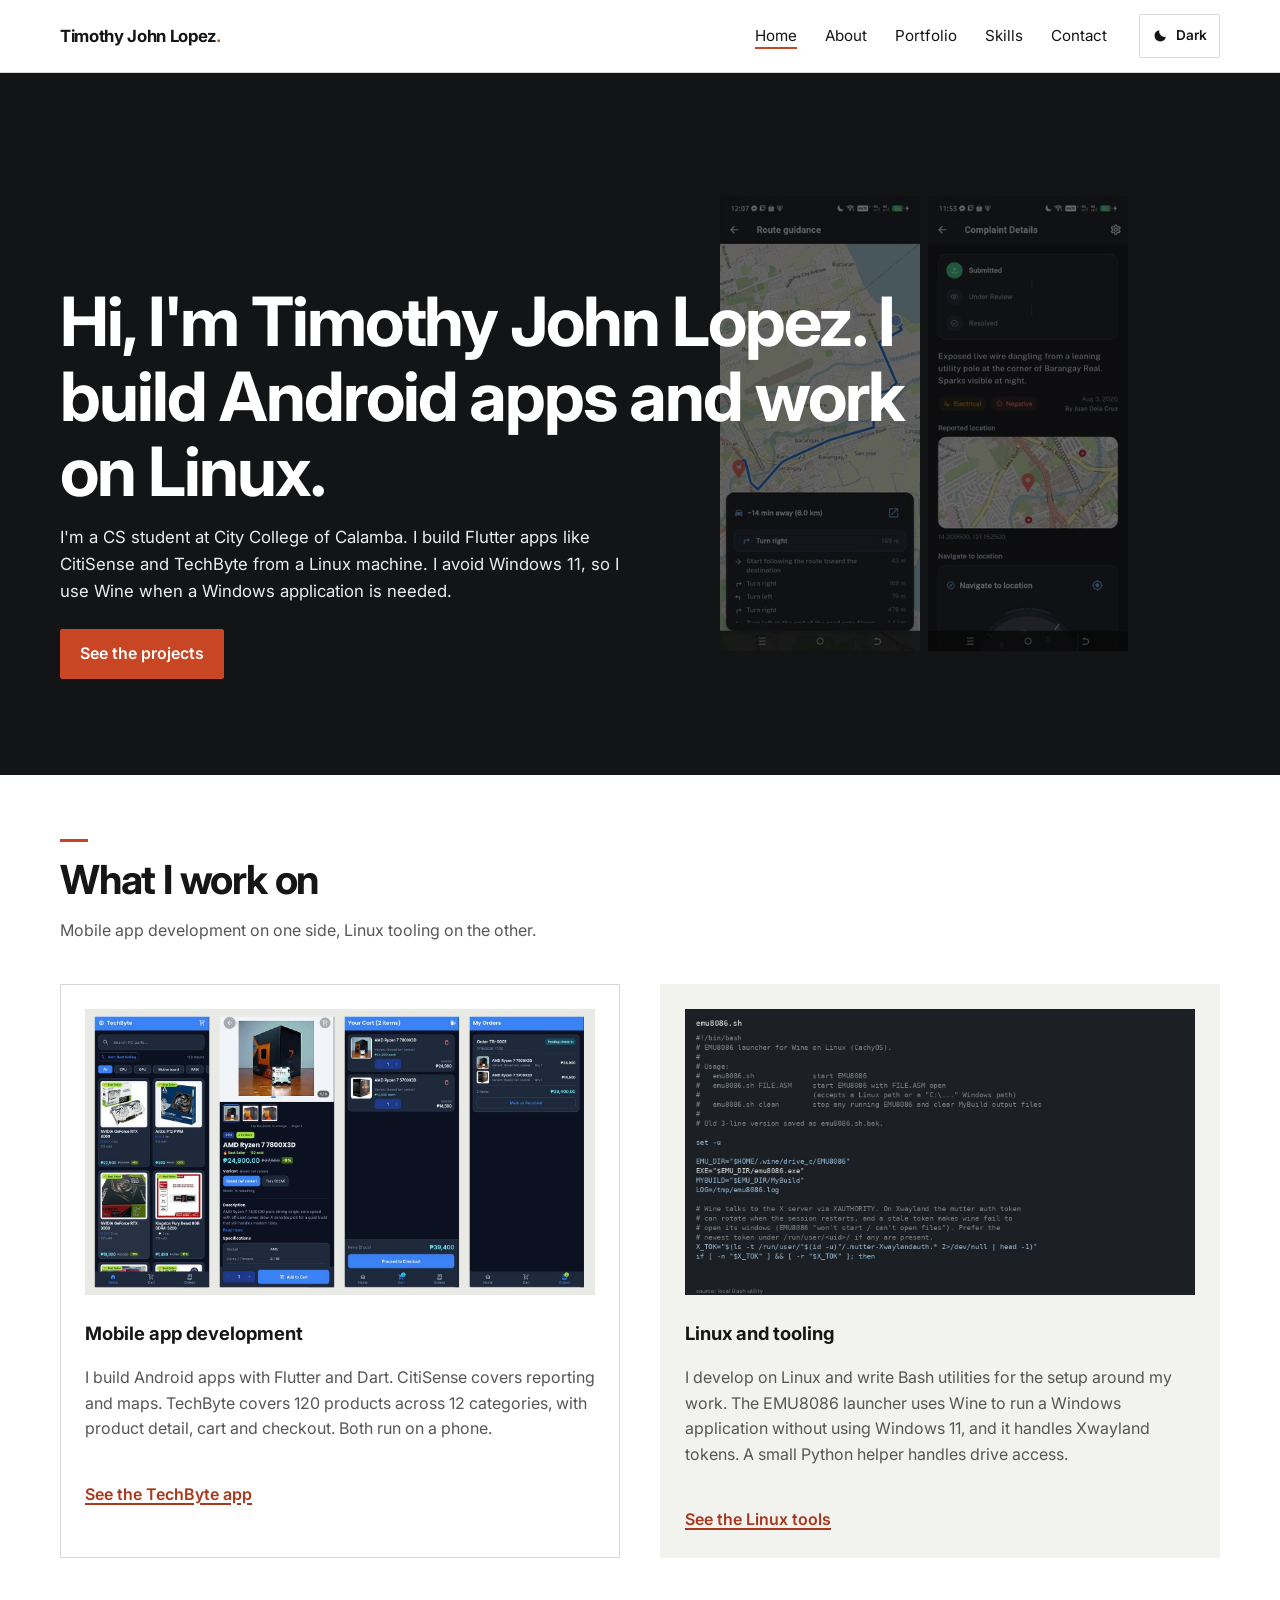
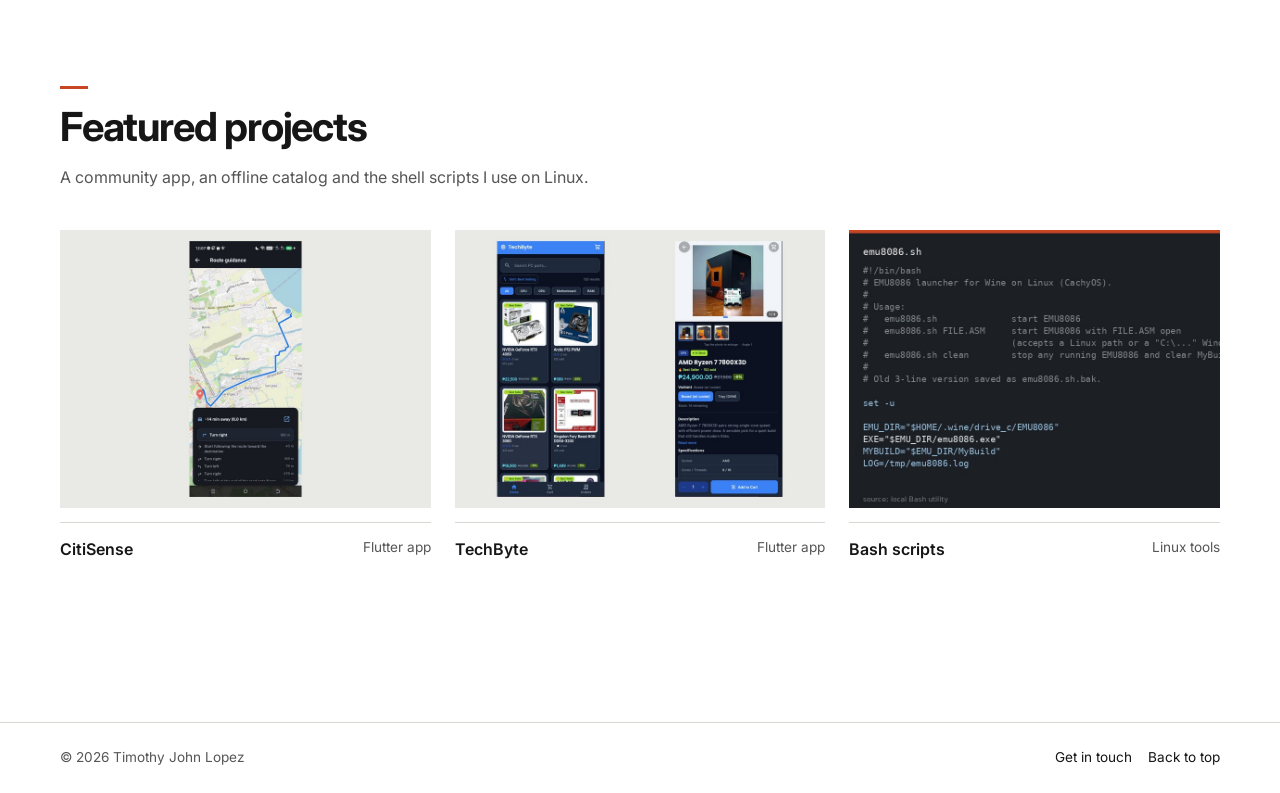
<file: index.html>
<!doctype html>
<html lang="en">
<head>
  <meta charset="utf-8">
  <meta name="viewport" content="width=device-width, initial-scale=1">
  <title>Home | Timothy John Lopez, Computer Science Student</title>
  <meta name="description" content="Timothy John Lopez builds Android apps with Flutter and works on Linux. See CitiSense, TechByte and shell tooling.">
  <link rel="preconnect" href="https://fonts.googleapis.com">
  <link rel="preconnect" href="https://fonts.gstatic.com" crossorigin>
  <link href="https://fonts.googleapis.com/css2?family=Inter:wght@400;500;600;700&display=swap" rel="stylesheet">
  <link rel="stylesheet" href="style.css">
  <script>
    try {
      if (localStorage.getItem("portfolio-theme") === "dark") {
        document.documentElement.dataset.theme = "dark";
      }
    } catch (error) {}
  </script>
  <script src="script.js" defer></script>
</head>
<body id="top">
  <a class="skip-link" href="#main">Skip to content</a>
  <header class="site-header">
    <div class="container nav-inner">
      <a class="logo" href="index.html">Timothy John Lopez<span class="logo-dot">.</span></a>
      <nav class="primary-nav" id="primary-nav" aria-label="Primary navigation">
        <ul>
          <li><a href="index.html" aria-current="page">Home</a></li>
          <li><a href="about.html">About</a></li>
          <li><a href="portfolio.html">Portfolio</a></li>
          <li><a href="skills.html">Skills</a></li>
          <li><a href="contact.html">Contact</a></li>
        </ul>
      </nav>
      <button class="theme-toggle" id="theme-toggle" type="button" aria-pressed="false" aria-label="Switch to dark theme" title="Switch to dark theme">
        <svg class="theme-toggle__moon" viewBox="0 0 24 24" aria-hidden="true"><path d="M20.7 13.2A8.5 8.5 0 0 1 10.8 3.3a8.5 8.5 0 1 0 9.9 9.9z"/></svg>
        <svg class="theme-toggle__sun" viewBox="0 0 24 24" aria-hidden="true"><circle cx="12" cy="12" r="4"/><path d="M12 2v2M12 20v2M4.9 4.9l1.4 1.4M17.7 17.7l1.4 1.4M2 12h2M20 12h2M4.9 19.1l1.4-1.4M17.7 6.3l1.4-1.4"/></svg>
        <span class="theme-toggle__label">Dark</span>
      </button>
      <button class="nav-toggle" type="button" aria-expanded="false" aria-controls="primary-nav" aria-label="Open menu">
        <span></span><span></span>
      </button>
    </div>
  </header>

  <!-- Hero: a real CitiSense device photo, with a scrim for text contrast. -->
  <main id="main">
  <section class="hero" aria-labelledby="hero-title">
    <img class="hero__img" src="assets/hero-citisense.jpg" alt="CitiSense running on two devices">
    <span class="hero__scrim" aria-hidden="true"></span>
    <div class="container hero__content">
      <h1 id="hero-title">Hi, I'm Timothy John Lopez. I build Android apps and work on Linux.</h1>
      <p>I'm a CS student at City College of Calamba. I build Flutter apps like CitiSense and TechByte from a Linux machine. I avoid Windows 11, so I use Wine when a Windows application is needed.</p>
      <a class="btn" href="portfolio.html">See the projects</a>
    </div>
  </section>

  <!-- Two equal tracks make both sides of the work visible before the gallery. -->
  <section class="section" aria-labelledby="focus-title">
    <div class="container">
      <div class="section-head">
        <span class="section-marker" aria-hidden="true"></span>
        <h2 id="focus-title">What I work on</h2>
        <p class="lede">Mobile app development on one side, Linux tooling on the other.</p>
      </div>
      <div class="two-col">
        <article class="panel focus">
          <div class="media focus__media">
            <img src="assets/techbyte-focus.jpg" alt="Four TechByte screens captured on a phone">
          </div>
          <h3>Mobile app development</h3>
          <p>I build Android apps with Flutter and Dart. CitiSense covers reporting and maps. TechByte covers 120 products across 12 categories, with product detail, cart and checkout. Both run on a phone.</p>
          <a href="project.html?project=techbyte">See the TechByte app</a>
        </article>
        <article class="panel panel--tint focus">
          <div class="media focus__media">
            <img src="assets/bash-main.jpg" alt="Source code of the emu8086.sh Bash launcher">
          </div>
          <h3>Linux and tooling</h3>
          <p>I develop on Linux and write Bash utilities for the setup around my work. The EMU8086 launcher uses Wine to run a Windows application without using Windows 11, and it handles Xwayland tokens. A small Python helper handles drive access.</p>
          <a href="project.html?project=bash">See the Linux tools</a>
        </article>
      </div>
    </div>
  </section>

  <!-- Featured work: all three projects, each with its own detail view. -->
  <section class="section" aria-labelledby="featured-title">
    <div class="container">
      <div class="section-head">
        <span class="section-marker" aria-hidden="true"></span>
        <h2 id="featured-title">Featured projects</h2>
        <p class="lede">A community app, an offline catalog and the shell scripts I use on Linux.</p>
      </div>
      <div class="work-grid">
        <a class="work-card" href="project.html?project=citisense">
          <div class="media">
            <img src="assets/citisense-route.jpg" alt="CitiSense route view on a phone">
          </div>
          <div class="work-card__meta">
            <span class="work-card__title">CitiSense</span>
            <span class="work-card__cat">Flutter app</span>
          </div>
        </a>
        <a class="work-card" href="project.html?project=techbyte">
          <div class="media">
            <img src="assets/techbyte-catalog.jpg" alt="TechByte home and product screens on a phone">
          </div>
          <div class="work-card__meta">
            <span class="work-card__title">TechByte</span>
            <span class="work-card__cat">Flutter app</span>
          </div>
        </a>
        <a class="work-card" href="project.html?project=bash">
          <div class="media">
            <img src="assets/bash-scripts.jpg" alt="Source code of the emu8086 Bash launcher">
          </div>
          <div class="work-card__meta">
            <span class="work-card__title">Bash scripts</span>
            <span class="work-card__cat">Linux tools</span>
          </div>
        </a>
      </div>
    </div>
  </section>

  </main>

  <footer class="site-footer">
    <div class="container footer-inner">
      <span>&copy; <span id="year">2026</span> Timothy John Lopez</span>
      <div class="footer-links">
        <a href="contact.html">Get in touch</a>
        <a href="#top">Back to top</a>
      </div>
    </div>
  </footer>
</body>
</html>
</file>
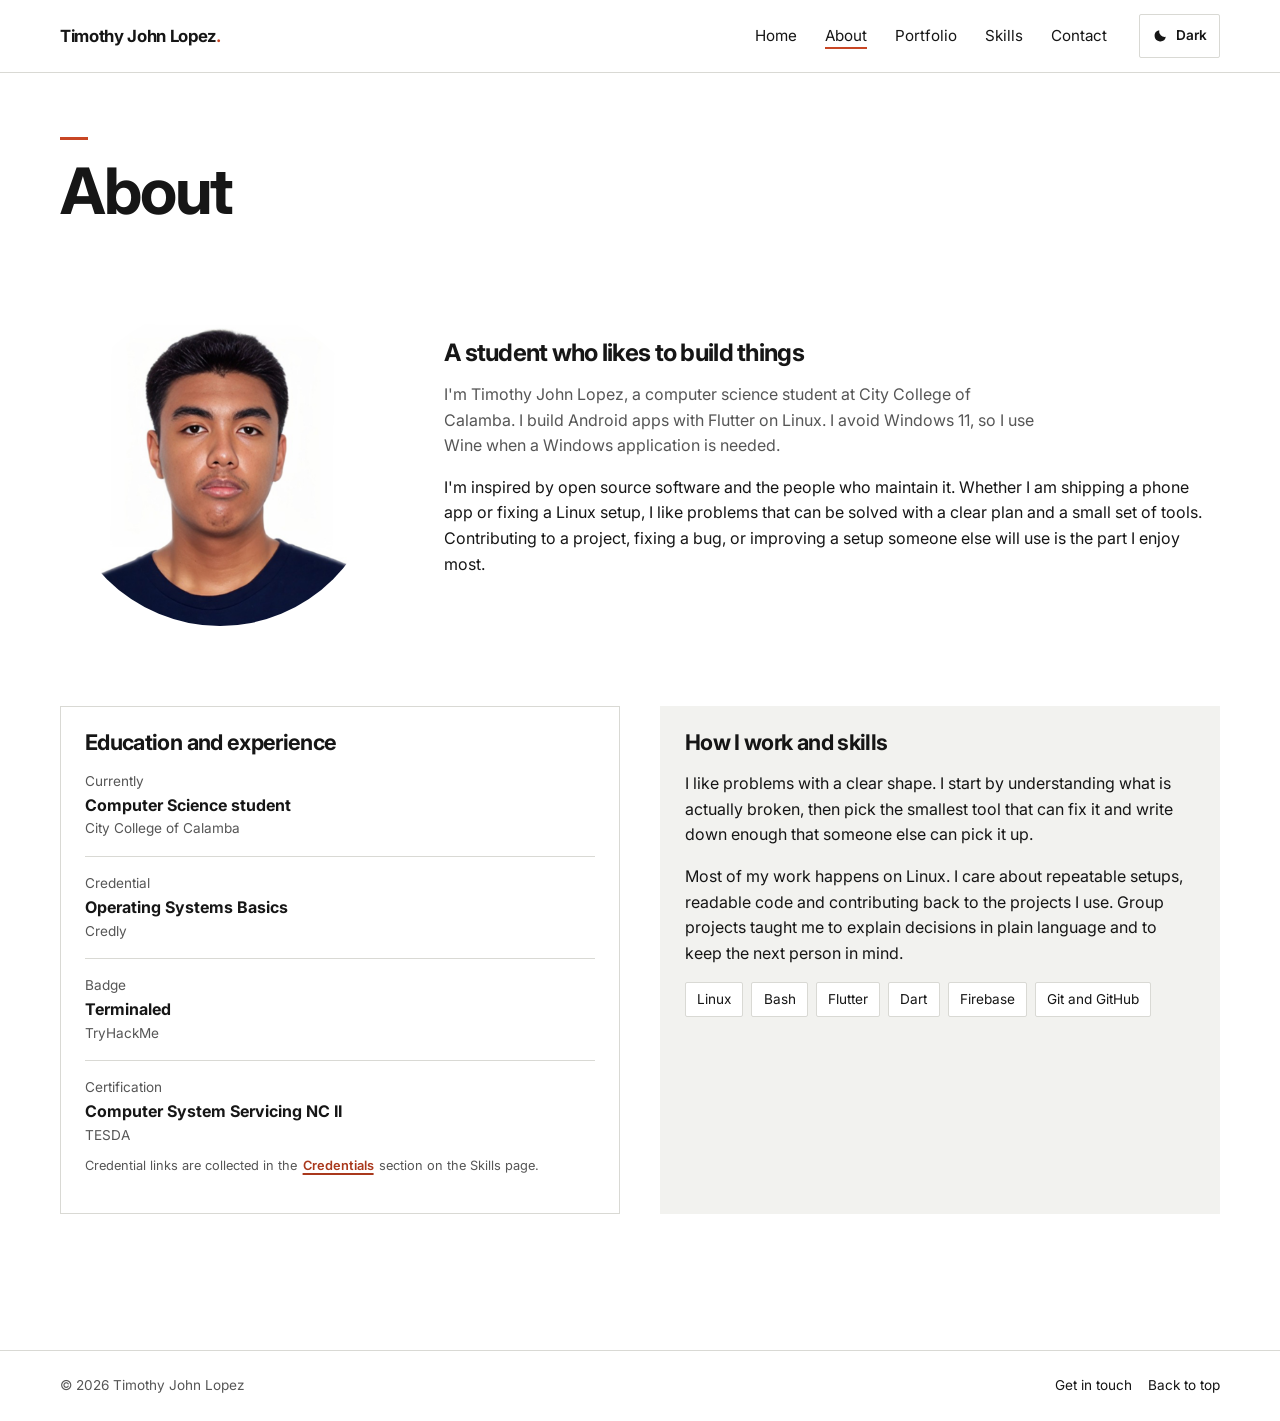
<file: about.html>
<!doctype html>
<html lang="en">
<head>
  <meta charset="utf-8">
  <meta name="viewport" content="width=device-width, initial-scale=1">
  <title>About | Timothy John Lopez, Computer Science Student</title>
  <meta name="description" content="Background, experience and approach of Timothy John Lopez, computer science student.">
  <link rel="preconnect" href="https://fonts.googleapis.com">
  <link rel="preconnect" href="https://fonts.gstatic.com" crossorigin>
  <link href="https://fonts.googleapis.com/css2?family=Inter:wght@400;500;600;700&display=swap" rel="stylesheet">
  <link rel="stylesheet" href="style.css">
  <script>
    try {
      if (localStorage.getItem("portfolio-theme") === "dark") {
        document.documentElement.dataset.theme = "dark";
      }
    } catch (error) {}
  </script>
  <script src="script.js" defer></script>
</head>
<body id="top">
  <a class="skip-link" href="#main">Skip to content</a>
  <header class="site-header">
    <div class="container nav-inner">
      <a class="logo" href="index.html">Timothy John Lopez<span class="logo-dot">.</span></a>
      <nav class="primary-nav" id="primary-nav" aria-label="Primary navigation">
        <ul>
          <li><a href="index.html">Home</a></li>
          <li><a href="about.html" aria-current="page">About</a></li>
          <li><a href="portfolio.html">Portfolio</a></li>
          <li><a href="skills.html">Skills</a></li>
          <li><a href="contact.html">Contact</a></li>
        </ul>
      </nav>
      <button class="theme-toggle" id="theme-toggle" type="button" aria-pressed="false" aria-label="Switch to dark theme" title="Switch to dark theme">
        <svg class="theme-toggle__moon" viewBox="0 0 24 24" aria-hidden="true"><path d="M20.7 13.2A8.5 8.5 0 0 1 10.8 3.3a8.5 8.5 0 1 0 9.9 9.9z"/></svg>
        <svg class="theme-toggle__sun" viewBox="0 0 24 24" aria-hidden="true"><circle cx="12" cy="12" r="4"/><path d="M12 2v2M12 20v2M4.9 4.9l1.4 1.4M17.7 17.7l1.4 1.4M2 12h2M20 12h2M4.9 19.1l1.4-1.4M17.7 6.3l1.4-1.4"/></svg>
        <span class="theme-toggle__label">Dark</span>
      </button>
      <button class="nav-toggle" type="button" aria-expanded="false" aria-controls="primary-nav" aria-label="Open menu">
        <span></span><span></span>
      </button>
    </div>
  </header>

  <main id="main">
    <div class="container page-head">
      <span class="section-marker" aria-hidden="true"></span>
      <h1>About</h1>
    </div>

    <!-- Bio: circular portrait beside a short introduction. -->
    <section class="section--tight" aria-labelledby="bio-title">
      <div class="container bio">
        <img class="portrait" src="assets/2x2Pic.png" alt="Two by two picture shared by Timothy">
        <div>
          <h2 id="bio-title">A student who likes to build things</h2>
          <p class="lede">I'm Timothy John Lopez, a computer science student at City College of Calamba. I build Android apps with Flutter on Linux. I avoid Windows 11, so I use Wine when a Windows application is needed.</p>
          <p>I'm inspired by open source software and the people who maintain it. Whether I am shipping a phone app or fixing a Linux setup, I like problems that can be solved with a clear plan and a small set of tools. Contributing to a project, fixing a bug, or improving a setup someone else will use is the part I enjoy most.</p>
        </div>
      </div>
    </section>

    <!-- Two columns with deliberately different treatments: a record and a statement. -->
    <section class="section--tight" aria-label="Background and approach">
      <div class="container two-col">
        <div class="panel">
          <h2>Education and experience</h2>
          <ul class="timeline">
            <li>
              <span>Currently</span>
              <strong>Computer Science student</strong>
              <small>City College of Calamba</small>
            </li>
            <li>
              <span>Credential</span>
              <strong>Operating Systems Basics</strong>
              <small>Credly</small>
            </li>
            <li>
              <span>Badge</span>
              <strong>Terminaled</strong>
              <small>TryHackMe</small>
            </li>
            <li>
              <span>Certification</span>
              <strong>Computer System Servicing NC II</strong>
              <small>TESDA</small>
            </li>
          </ul>
          <p class="note">Credential links are collected in the <a class="text-link" href="skills.html#credentials-title">Credentials</a> section on the Skills page.</p>
        </div>
        <div class="panel panel--tint">
          <h2>How I work and skills</h2>
          <p>I like problems with a clear shape. I start by understanding what is actually broken, then pick the smallest tool that can fix it and write down enough that someone else can pick it up.</p>
          <p>Most of my work happens on Linux. I care about repeatable setups, readable code and contributing back to the projects I use. Group projects taught me to explain decisions in plain language and to keep the next person in mind.</p>
          <ul class="tag-list">
            <li>Linux</li>
            <li>Bash</li>
            <li>Flutter</li>
            <li>Dart</li>
            <li>Firebase</li>
            <li>Git and GitHub</li>
          </ul>
        </div>
      </div>
    </section>
  </main>

  <footer class="site-footer">
    <div class="container footer-inner">
      <span>&copy; <span id="year">2026</span> Timothy John Lopez</span>
      <div class="footer-links">
        <a href="contact.html">Get in touch</a>
        <a href="#top">Back to top</a>
      </div>
    </div>
  </footer>
</body>
</html>
</file>
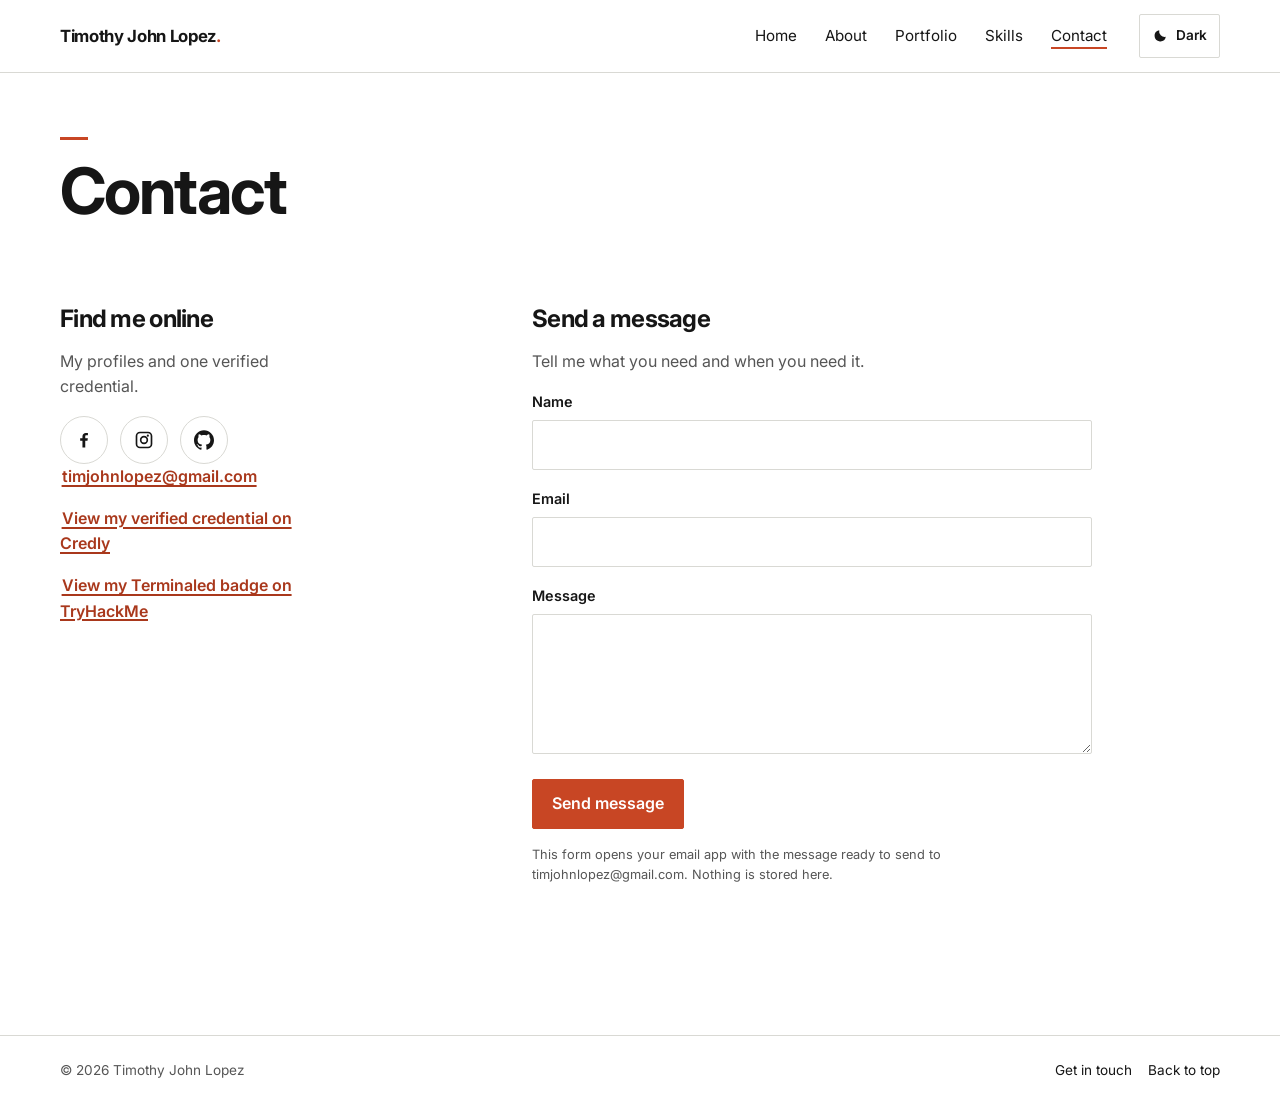
<file: contact.html>
<!doctype html>
<html lang="en">
<head>
  <meta charset="utf-8">
  <meta name="viewport" content="width=device-width, initial-scale=1">
  <title>Contact | Timothy John Lopez, Computer Science Student</title>
  <meta name="description" content="Get in touch with Timothy John Lopez, computer science student, about a project or an enquiry.">
  <link rel="preconnect" href="https://fonts.googleapis.com">
  <link rel="preconnect" href="https://fonts.gstatic.com" crossorigin>
  <link href="https://fonts.googleapis.com/css2?family=Inter:wght@400;500;600;700&display=swap" rel="stylesheet">
  <link rel="stylesheet" href="style.css">
  <script>
    try {
      if (localStorage.getItem("portfolio-theme") === "dark") {
        document.documentElement.dataset.theme = "dark";
      }
    } catch (error) {}
  </script>
  <script src="script.js" defer></script>
</head>
<body id="top">
  <a class="skip-link" href="#main">Skip to content</a>
  <header class="site-header">
    <div class="container nav-inner">
      <a class="logo" href="index.html">Timothy John Lopez<span class="logo-dot">.</span></a>
      <nav class="primary-nav" id="primary-nav" aria-label="Primary navigation">
        <ul>
          <li><a href="index.html">Home</a></li>
          <li><a href="about.html">About</a></li>
          <li><a href="portfolio.html">Portfolio</a></li>
          <li><a href="skills.html">Skills</a></li>
          <li><a href="contact.html" aria-current="page">Contact</a></li>
        </ul>
      </nav>
      <button class="theme-toggle" id="theme-toggle" type="button" aria-pressed="false" aria-label="Switch to dark theme" title="Switch to dark theme">
        <svg class="theme-toggle__moon" viewBox="0 0 24 24" aria-hidden="true"><path d="M20.7 13.2A8.5 8.5 0 0 1 10.8 3.3a8.5 8.5 0 1 0 9.9 9.9z"/></svg>
        <svg class="theme-toggle__sun" viewBox="0 0 24 24" aria-hidden="true"><circle cx="12" cy="12" r="4"/><path d="M12 2v2M12 20v2M4.9 4.9l1.4 1.4M17.7 17.7l1.4 1.4M2 12h2M20 12h2M4.9 19.1l1.4-1.4M17.7 6.3l1.4-1.4"/></svg>
        <span class="theme-toggle__label">Dark</span>
      </button>
      <button class="nav-toggle" type="button" aria-expanded="false" aria-controls="primary-nav" aria-label="Open menu">
        <span></span><span></span>
      </button>
    </div>
  </header>

  <main id="main">
    <div class="container page-head">
      <span class="section-marker" aria-hidden="true"></span>
      <h1>Contact</h1>
    </div>

    <section class="section--tight" aria-label="Ways to get in touch">
      <div class="container contact-layout">
        <!-- Brand glyphs for the actual platforms, not a generic icon set. -->
        <div>
          <h2>Find me online</h2>
          <p class="lede">My profiles and one verified credential.</p>
          <ul class="socials">
            <li>
              <a href="https://www.facebook.com/timjohnlopez" target="_blank" rel="noopener noreferrer" aria-label="Facebook">
                <svg viewBox="0 0 24 24" aria-hidden="true"><path d="M13.5 21v-8h2.7l.4-3.1h-3.1V7.9c0-.9.25-1.5 1.55-1.5H16.7V3.6c-.3-.04-1.3-.13-2.46-.13-2.43 0-4.1 1.48-4.1 4.21V9.9H7.4V13h2.74v8h3.36z"/></svg>
              </a>
            </li>
            <li>
              <a href="https://www.instagram.com/timothyjohnlopez/" target="_blank" rel="noopener noreferrer" aria-label="Instagram">
                <svg viewBox="0 0 24 24" aria-hidden="true"><path d="M7.2 2h9.6A5.2 5.2 0 0 1 22 7.2v9.6a5.2 5.2 0 0 1-5.2 5.2H7.2A5.2 5.2 0 0 1 2 16.8V7.2A5.2 5.2 0 0 1 7.2 2zm0 2A3.2 3.2 0 0 0 4 7.2v9.6A3.2 3.2 0 0 0 7.2 20h9.6a3.2 3.2 0 0 0 3.2-3.2V7.2A3.2 3.2 0 0 0 16.8 4H7.2zm9.4 1.5a1.3 1.3 0 1 1 0 2.6 1.3 1.3 0 0 1 0-2.6zM12 7a5 5 0 1 1 0 10 5 5 0 0 1 0-10zm0 2a3 3 0 1 0 0 6 3 3 0 0 0 0-6z"/></svg>
              </a>
            </li>
            <li>
              <a href="https://github.com/TimJohn05" target="_blank" rel="noopener noreferrer" aria-label="GitHub">
                <svg viewBox="0 0 24 24" aria-hidden="true"><path d="M12 .297c-6.63 0-12 5.373-12 12 0 5.303 3.438 9.8 8.205 11.385.6.113.82-.258.82-.577 0-.285-.01-1.04-.015-2.04-3.338.724-4.042-1.61-4.042-1.61C4.422 18.07 3.633 17.7 3.633 17.7c-1.087-.744.084-.729.084-.729 1.205.084 1.838 1.236 1.838 1.236 1.07 1.835 2.809 1.305 3.495.998.108-.776.417-1.305.76-1.605-2.665-.3-5.466-1.332-5.466-5.93 0-1.31.465-2.38 1.235-3.22-.135-.303-.54-1.523.105-3.176 0 0 1.005-.322 3.3 1.23.96-.267 1.98-.399 3-.405 1.02.006 2.04.138 3 .405 2.28-1.552 3.285-1.23 3.285-1.23.645 1.653.24 2.873.12 3.176.765.84 1.23 1.91 1.23 3.22 0 4.61-2.805 5.625-5.475 5.92.42.36.81 1.096.81 2.22 0 1.606-.015 2.896-.015 3.286 0 .315.21.69.825.57C20.565 22.092 24 17.592 24 12.297c0-6.627-5.373-12-12-12"/></svg>
              </a>
            </li>
          </ul>
          <p><a class="text-link" href="mailto:timjohnlopez@gmail.com">timjohnlopez@gmail.com</a></p>
          <p><a class="text-link" href="https://www.credly.com/badges/a82007c9-3eee-4186-a78d-f0667f527a96" target="_blank" rel="noopener noreferrer">View my verified credential on Credly</a></p>
          <p><a class="text-link" href="https://tryhackme.com/dashboard?badge=timjohnlopez:terminaled" target="_blank" rel="noopener noreferrer">View my Terminaled badge on TryHackMe</a></p>
        </div>

        <!-- Static form: submit opens the visitor's email app, nothing is stored here. -->
        <div class="form-card">
          <h2>Send a message</h2>
          <p class="lede">Tell me what you need and when you need it.</p>
          <form id="contact-form" novalidate>
            <div class="field">
              <label for="name">Name</label>
              <input id="name" name="name" type="text" autocomplete="name" required>
            </div>
            <div class="field">
              <label for="email">Email</label>
              <input id="email" name="email" type="email" autocomplete="email" required>
            </div>
            <div class="field">
              <label for="message">Message</label>
              <textarea id="message" name="message" required></textarea>
            </div>
            <button class="btn" type="submit">Send message</button>
            <p class="form-status" id="form-status" role="status"></p>
            <p class="note">This form opens your email app with the message ready to send to timjohnlopez@gmail.com. Nothing is stored here.</p>
          </form>
        </div>
      </div>
    </section>
  </main>

  <footer class="site-footer">
    <div class="container footer-inner">
      <span>&copy; <span id="year">2026</span> Timothy John Lopez</span>
      <div class="footer-links">
        <a href="contact.html">Get in touch</a>
        <a href="#top">Back to top</a>
      </div>
    </div>
  </footer>
</body>
</html>
</file>
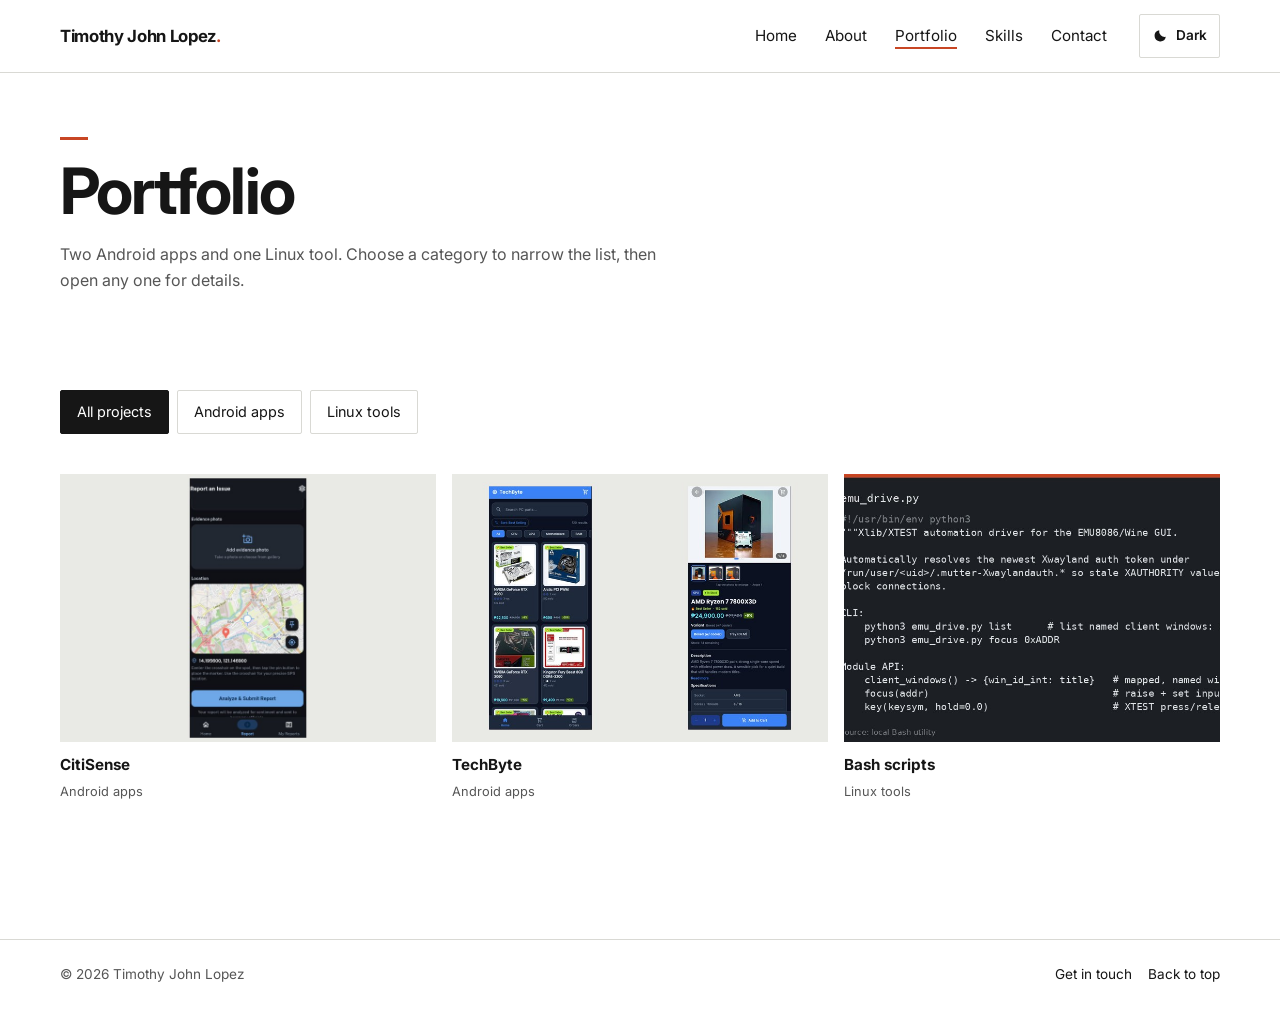
<file: portfolio.html>
<!doctype html>
<html lang="en">
<head>
  <meta charset="utf-8">
  <meta name="viewport" content="width=device-width, initial-scale=1">
  <title>Portfolio | Timothy John Lopez, Computer Science Student</title>
  <meta name="description" content="Three projects by Timothy John Lopez: CitiSense, TechByte and Linux shell utilities.">
  <link rel="preconnect" href="https://fonts.googleapis.com">
  <link rel="preconnect" href="https://fonts.gstatic.com" crossorigin>
  <link href="https://fonts.googleapis.com/css2?family=Inter:wght@400;500;600;700&display=swap" rel="stylesheet">
  <link rel="stylesheet" href="style.css">
  <script>
    try {
      if (localStorage.getItem("portfolio-theme") === "dark") {
        document.documentElement.dataset.theme = "dark";
      }
    } catch (error) {}
  </script>
  <script src="script.js" defer></script>
</head>
<body id="top">
  <a class="skip-link" href="#main">Skip to content</a>
  <header class="site-header">
    <div class="container nav-inner">
      <a class="logo" href="index.html">Timothy John Lopez<span class="logo-dot">.</span></a>
      <nav class="primary-nav" id="primary-nav" aria-label="Primary navigation">
        <ul>
          <li><a href="index.html">Home</a></li>
          <li><a href="about.html">About</a></li>
          <li><a href="portfolio.html" aria-current="page">Portfolio</a></li>
          <li><a href="skills.html">Skills</a></li>
          <li><a href="contact.html">Contact</a></li>
        </ul>
      </nav>
      <button class="theme-toggle" id="theme-toggle" type="button" aria-pressed="false" aria-label="Switch to dark theme" title="Switch to dark theme">
        <svg class="theme-toggle__moon" viewBox="0 0 24 24" aria-hidden="true"><path d="M20.7 13.2A8.5 8.5 0 0 1 10.8 3.3a8.5 8.5 0 1 0 9.9 9.9z"/></svg>
        <svg class="theme-toggle__sun" viewBox="0 0 24 24" aria-hidden="true"><circle cx="12" cy="12" r="4"/><path d="M12 2v2M12 20v2M4.9 4.9l1.4 1.4M17.7 17.7l1.4 1.4M2 12h2M20 12h2M4.9 19.1l1.4-1.4M17.7 6.3l1.4-1.4"/></svg>
        <span class="theme-toggle__label">Dark</span>
      </button>
      <button class="nav-toggle" type="button" aria-expanded="false" aria-controls="primary-nav" aria-label="Open menu">
        <span></span><span></span>
      </button>
    </div>
  </header>

  <main id="main">
    <div class="container page-head">
      <span class="section-marker" aria-hidden="true"></span>
      <h1>Portfolio</h1>
      <p class="lede">Two Android apps and one Linux tool. Choose a category to narrow the list, then open any one for details.</p>
    </div>

    <!-- Filter tabs. Buttons keep keyboard and screen reader support. -->
    <section class="section--tight" aria-label="Project gallery">
      <div class="container">
        <div class="filters" role="group" aria-label="Filter projects by category">
          <button class="filter-btn" type="button" data-filter="all" aria-pressed="true">All projects</button>
          <button class="filter-btn" type="button" data-filter="apps" aria-pressed="false">Android apps</button>
          <button class="filter-btn" type="button" data-filter="scripts" aria-pressed="false">Linux tools</button>
        </div>

        <div class="gallery" id="gallery">
          <figure class="gallery__item" data-category="apps">
            <a href="project.html?project=citisense">
              <div class="media">
                <img src="assets/citisense-report.jpg" alt="CitiSense issue reporting screen on a phone" loading="lazy">
              </div>
              <figcaption class="gallery__caption">
                <strong>CitiSense</strong>
                <span>Android apps</span>
              </figcaption>
            </a>
          </figure>

          <figure class="gallery__item" data-category="apps">
            <a href="project.html?project=techbyte">
              <div class="media">
                <img src="assets/techbyte-visual-1.jpg" alt="TechByte catalog and product detail screens on a phone" loading="lazy">
              </div>
              <figcaption class="gallery__caption">
                <strong>TechByte</strong>
                <span>Android apps</span>
              </figcaption>
            </a>
          </figure>

          <figure class="gallery__item" data-category="scripts">
            <a href="project.html?project=bash">
              <div class="media">
                <img src="assets/bash-visual-2.jpg" alt="Source code of a local Python drive utility" loading="lazy">
              </div>
              <figcaption class="gallery__caption">
                <strong>Bash scripts</strong>
                <span>Linux tools</span>
              </figcaption>
            </a>
          </figure>
        </div>

        <p class="grid-empty" hidden>No project in this category yet. Try another filter.</p>
      </div>
    </section>
  </main>

  <footer class="site-footer">
    <div class="container footer-inner">
      <span>&copy; <span id="year">2026</span> Timothy John Lopez</span>
      <div class="footer-links">
        <a href="contact.html">Get in touch</a>
        <a href="#top">Back to top</a>
      </div>
    </div>
  </footer>
</body>
</html>
</file>
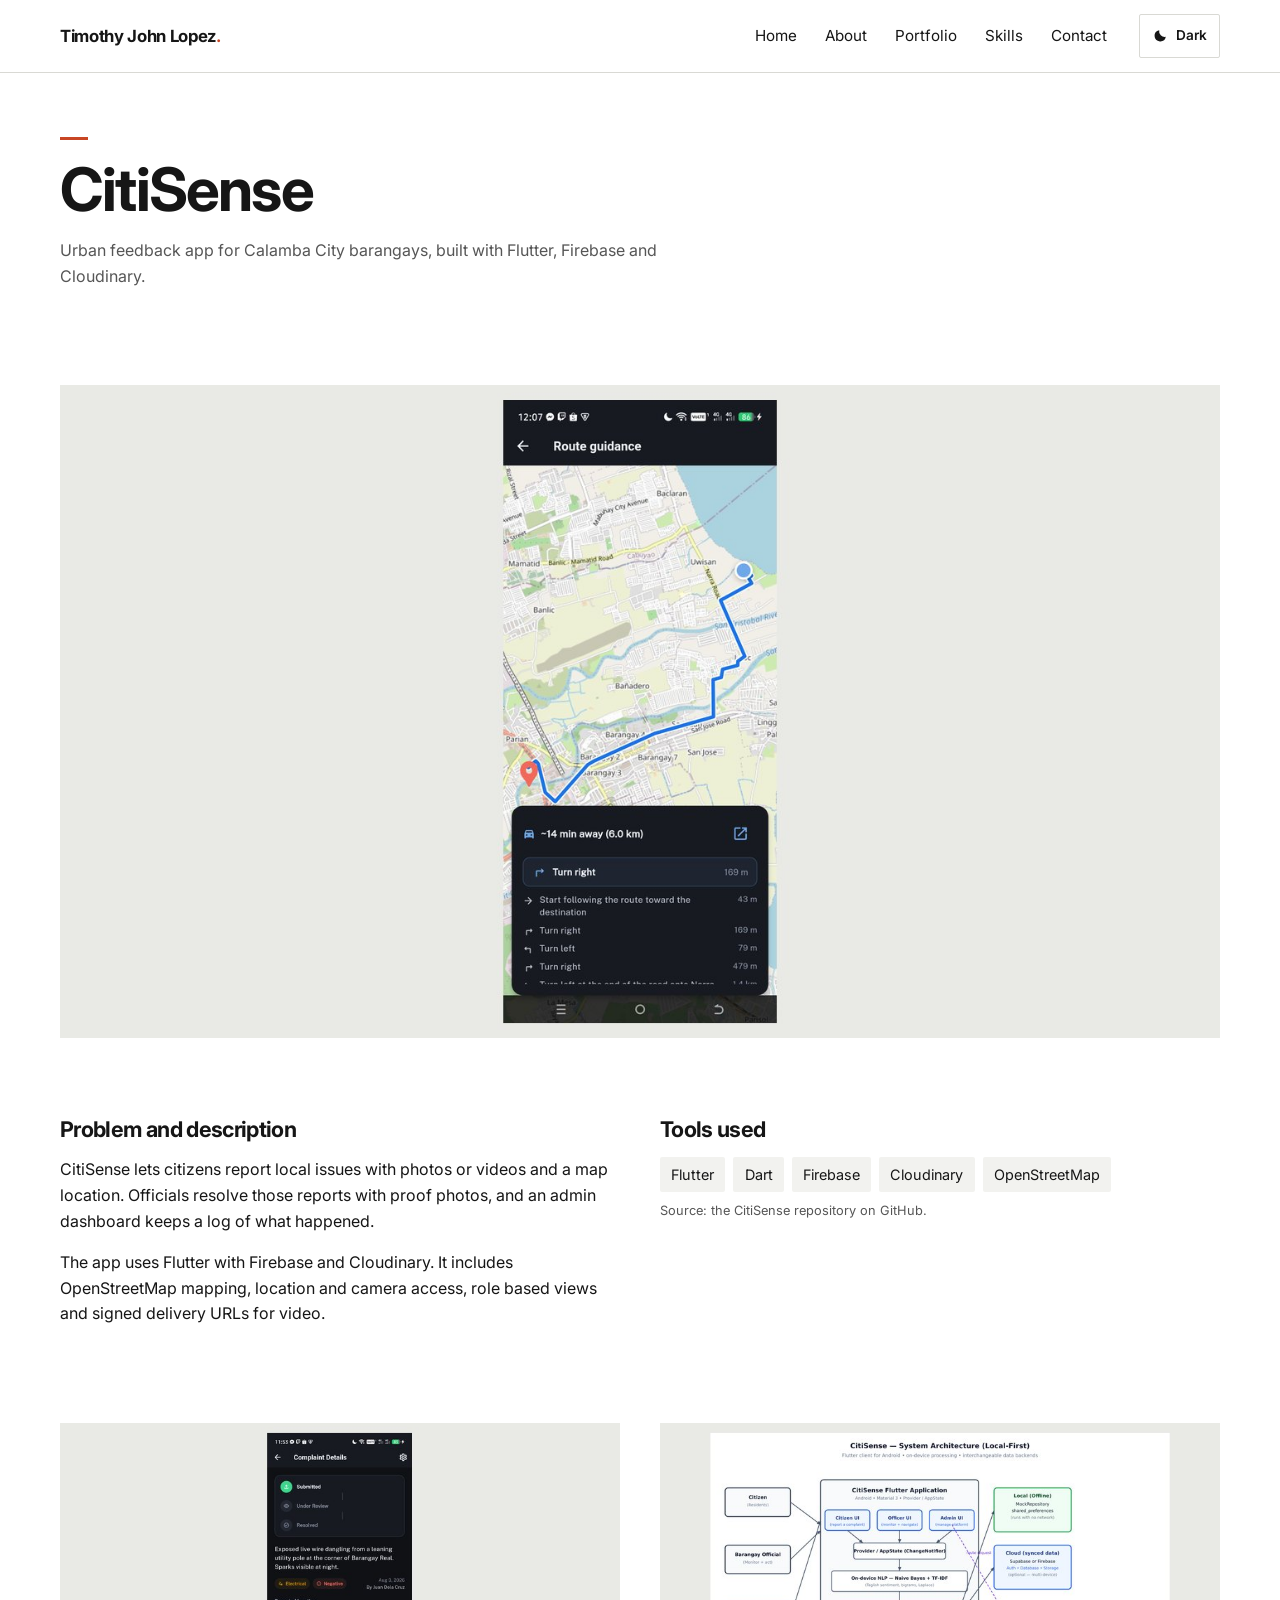
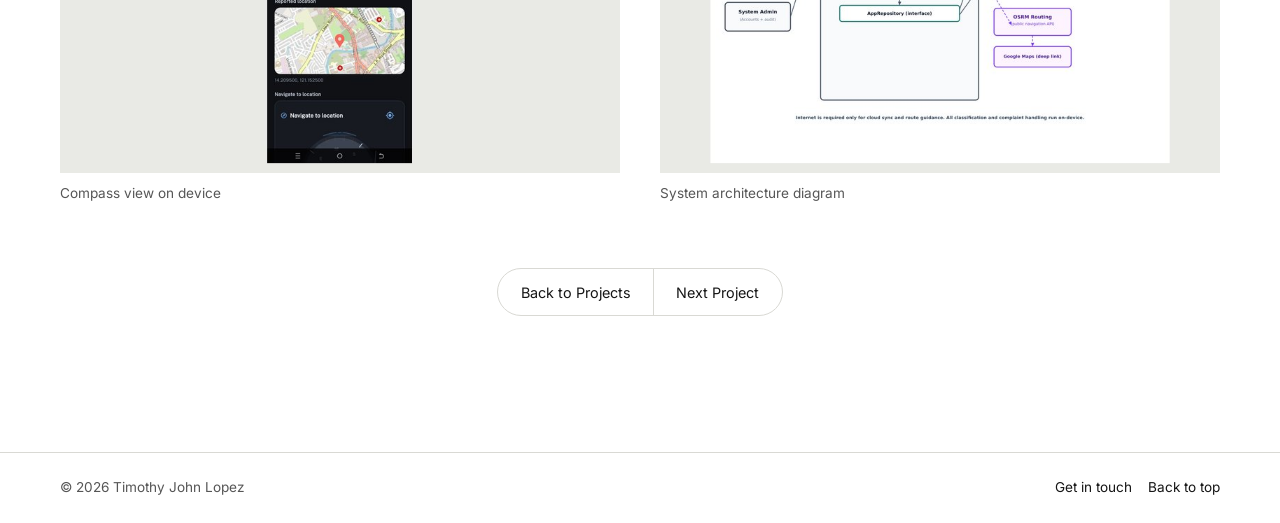
<file: project.html>
<!doctype html>
<html lang="en">
<head>
  <meta charset="utf-8">
  <meta name="viewport" content="width=device-width, initial-scale=1">
  <title>Project Details | Timothy John Lopez, Computer Science Student</title>
  <meta name="description" content="Project details: brief, tools and views from the work of Timothy John Lopez.">
  <link rel="preconnect" href="https://fonts.googleapis.com">
  <link rel="preconnect" href="https://fonts.gstatic.com" crossorigin>
  <link href="https://fonts.googleapis.com/css2?family=Inter:wght@400;500;600;700&display=swap" rel="stylesheet">
  <link rel="stylesheet" href="style.css">
  <script>
    try {
      if (localStorage.getItem("portfolio-theme") === "dark") {
        document.documentElement.dataset.theme = "dark";
      }
    } catch (error) {}
  </script>
  <script src="script.js" defer></script>
</head>
<body id="top">
  <a class="skip-link" href="#main">Skip to content</a>
  <header class="site-header">
    <div class="container nav-inner">
      <a class="logo" href="index.html">Timothy John Lopez<span class="logo-dot">.</span></a>
      <nav class="primary-nav" id="primary-nav" aria-label="Primary navigation">
        <ul>
          <li><a href="index.html">Home</a></li>
          <li><a href="about.html">About</a></li>
          <li><a href="portfolio.html">Portfolio</a></li>
          <li><a href="skills.html">Skills</a></li>
          <li><a href="contact.html">Contact</a></li>
        </ul>
      </nav>
      <button class="theme-toggle" id="theme-toggle" type="button" aria-pressed="false" aria-label="Switch to dark theme" title="Switch to dark theme">
        <svg class="theme-toggle__moon" viewBox="0 0 24 24" aria-hidden="true"><path d="M20.7 13.2A8.5 8.5 0 0 1 10.8 3.3a8.5 8.5 0 1 0 9.9 9.9z"/></svg>
        <svg class="theme-toggle__sun" viewBox="0 0 24 24" aria-hidden="true"><circle cx="12" cy="12" r="4"/><path d="M12 2v2M12 20v2M4.9 4.9l1.4 1.4M17.7 17.7l1.4 1.4M2 12h2M20 12h2M4.9 19.1l1.4-1.4M17.7 6.3l1.4-1.4"/></svg>
        <span class="theme-toggle__label">Dark</span>
      </button>
      <button class="nav-toggle" type="button" aria-expanded="false" aria-controls="primary-nav" aria-label="Open menu">
        <span></span><span></span>
      </button>
    </div>
  </header>

  <main id="main">
    <!-- The page loads with CitiSense as the default. script.js swaps in the
         other two projects when the card links pass a project query value. -->
    <div class="container page-head project-head">
      <span class="section-marker" aria-hidden="true"></span>
      <h1 id="project-title">CitiSense</h1>
      <p class="lede" id="project-lede">Urban feedback app for Calamba City barangays, built with Flutter, Firebase and Cloudinary.</p>
    </div>

    <section class="section--tight" aria-label="Project image">
      <div class="container">
        <div class="media project-main">
          <img id="project-main" src="assets/citisense-main.jpg" alt="CitiSense route view on a phone">
        </div>
      </div>
    </section>

    <section class="section--tight" aria-label="Project information">
      <div class="container info-grid">
        <div>
          <h2>Problem and description</h2>
          <p id="project-desc-1">CitiSense lets citizens report local issues with photos or videos and a map location. Officials resolve those reports with proof photos, and an admin dashboard keeps a log of what happened.</p>
          <p id="project-desc-2">The app uses Flutter with Firebase and Cloudinary. It includes OpenStreetMap mapping, location and camera access, role based views and signed delivery URLs for video.</p>
        </div>
        <div>
          <h2>Tools used</h2>
          <ul class="tool-list" id="project-tools">
            <li>Flutter</li>
            <li>Dart</li>
            <li>Firebase</li>
            <li>Cloudinary</li>
            <li>OpenStreetMap</li>
          </ul>
          <p class="note" id="project-note">Source: the CitiSense repository on GitHub.</p>
        </div>
      </div>
    </section>

    <section class="section--tight" id="project-breakdown" aria-labelledby="project-breakdown-title" hidden>
      <div class="container">
        <h2 id="project-breakdown-title">Catalog breakdown</h2>
        <div class="table-scroll">
          <table>
            <caption id="project-breakdown-caption">120 products across 12 categories.</caption>
            <thead>
              <tr>
                <th scope="col">Category</th>
                <th scope="col">Products</th>
                <th scope="col">Variants</th>
              </tr>
            </thead>
            <tbody id="project-breakdown-body"></tbody>
            <tfoot>
              <tr>
                <th scope="row">Total</th>
                <td id="breakdown-total-products">120</td>
                <td id="breakdown-total-variants">257</td>
              </tr>
            </tfoot>
          </table>
        </div>
      </div>
    </section>

    <section class="section--tight" aria-label="Project visuals">
      <div class="container">
        <div class="visuals">
          <figure>
            <div class="media">
              <img id="project-visual-1" src="assets/citisense-visual-1.jpg" alt="CitiSense compass view on a phone" loading="lazy">
            </div>
            <figcaption id="project-visual-1-caption">Compass view on device</figcaption>
          </figure>
          <figure>
            <div class="media">
              <img id="project-visual-2" src="assets/citisense-visual-2.jpg" alt="CitiSense system architecture diagram" loading="lazy">
            </div>
            <figcaption id="project-visual-2-caption">System architecture diagram</figcaption>
          </figure>
        </div>

        <nav class="pager" aria-label="Project navigation">
          <a href="portfolio.html">Back to Projects</a>
          <span class="pager__divider" aria-hidden="true"></span>
          <a href="project.html?project=techbyte" id="next-project">Next Project</a>
        </nav>
      </div>
    </section>
  </main>

  <footer class="site-footer">
    <div class="container footer-inner">
      <span>&copy; <span id="year">2026</span> Timothy John Lopez</span>
      <div class="footer-links">
        <a href="contact.html">Get in touch</a>
        <a href="#top">Back to top</a>
      </div>
    </div>
  </footer>
</body>
</html>
</file>
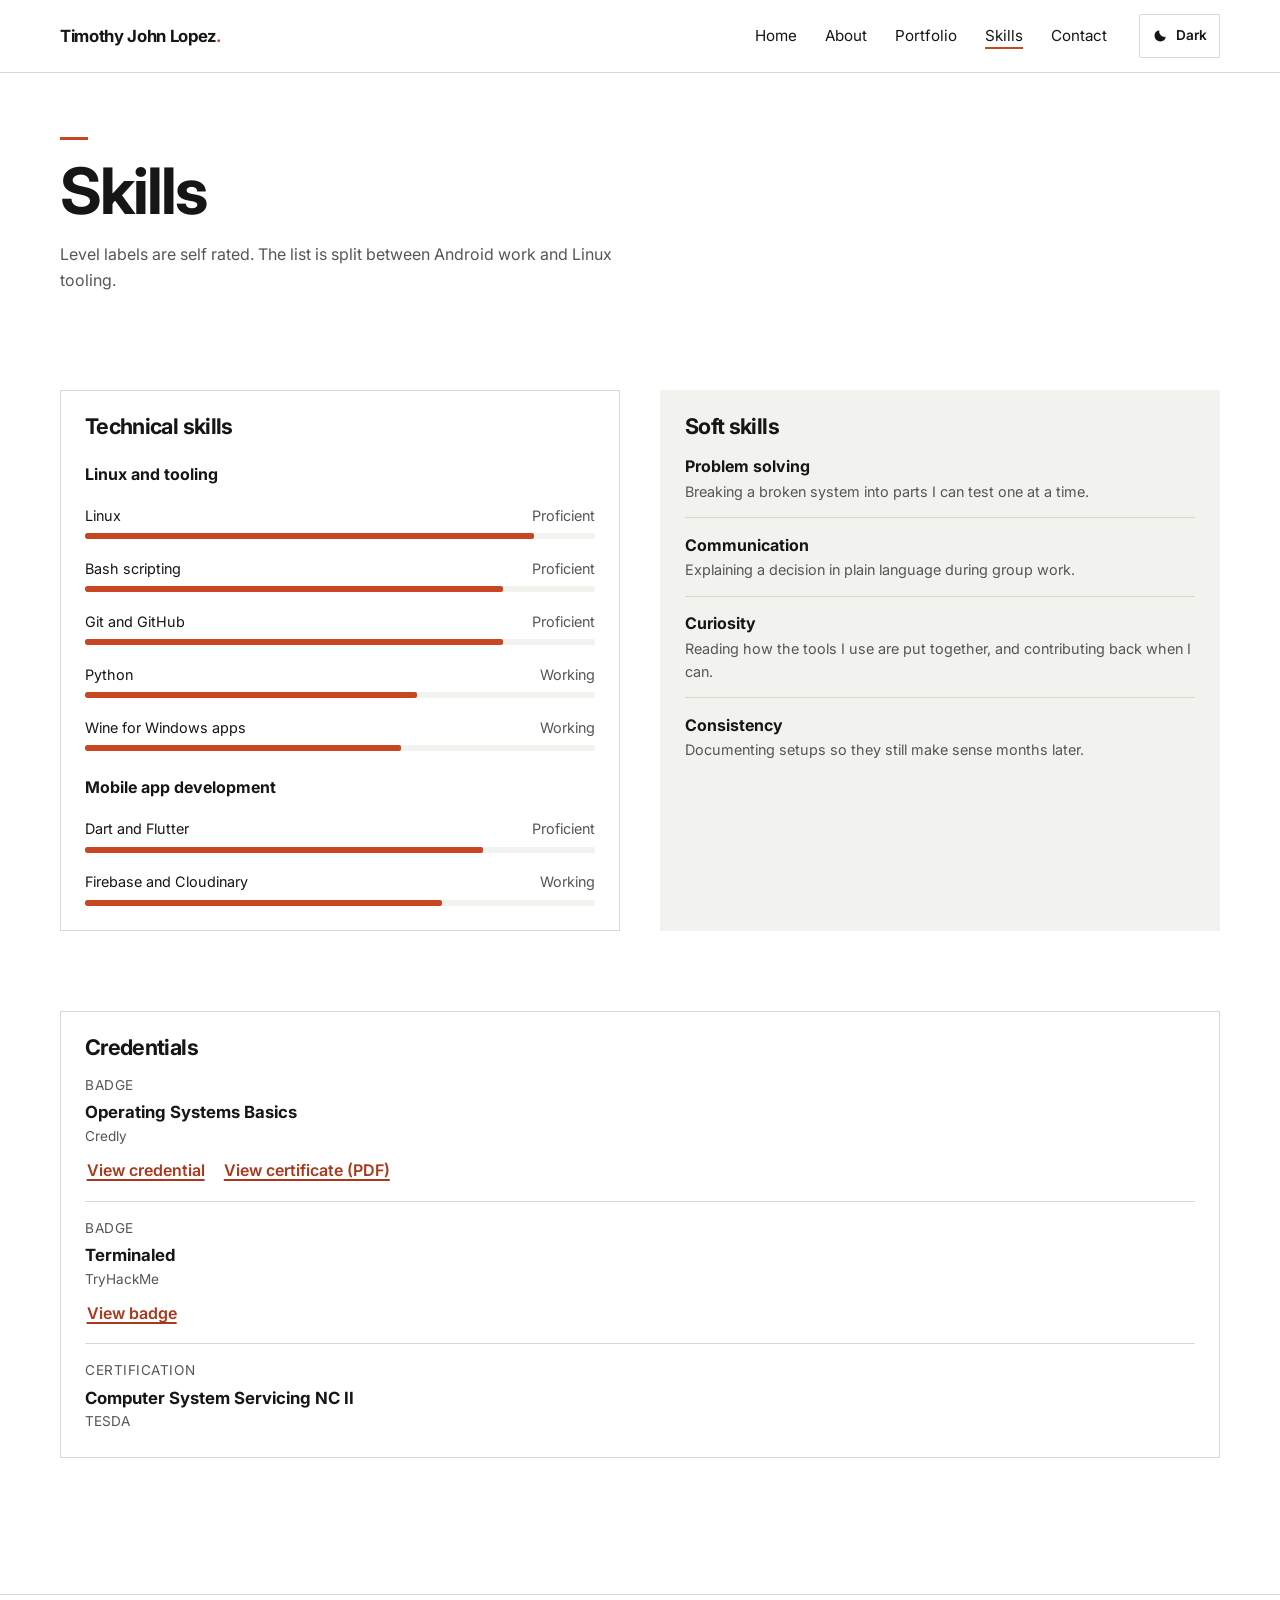
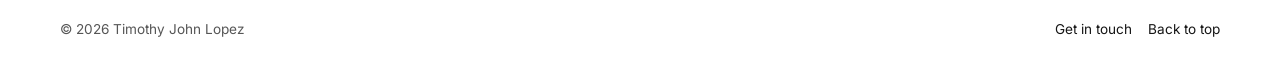
<file: skills.html>
<!doctype html>
<html lang="en">
<head>
  <meta charset="utf-8">
  <meta name="viewport" content="width=device-width, initial-scale=1">
  <title>Skills | Timothy John Lopez, Computer Science Student</title>
  <meta name="description" content="Technical and people skills of Timothy John Lopez, computer science student.">
  <link rel="preconnect" href="https://fonts.googleapis.com">
  <link rel="preconnect" href="https://fonts.gstatic.com" crossorigin>
  <link href="https://fonts.googleapis.com/css2?family=Inter:wght@400;500;600;700&display=swap" rel="stylesheet">
  <link rel="stylesheet" href="style.css">
  <script>
    try {
      if (localStorage.getItem("portfolio-theme") === "dark") {
        document.documentElement.dataset.theme = "dark";
      }
    } catch (error) {}
  </script>
  <script src="script.js" defer></script>
</head>
<body id="top">
  <a class="skip-link" href="#main">Skip to content</a>
  <header class="site-header">
    <div class="container nav-inner">
      <a class="logo" href="index.html">Timothy John Lopez<span class="logo-dot">.</span></a>
      <nav class="primary-nav" id="primary-nav" aria-label="Primary navigation">
        <ul>
          <li><a href="index.html">Home</a></li>
          <li><a href="about.html">About</a></li>
          <li><a href="portfolio.html">Portfolio</a></li>
          <li><a href="skills.html" aria-current="page">Skills</a></li>
          <li><a href="contact.html">Contact</a></li>
        </ul>
      </nav>
      <button class="theme-toggle" id="theme-toggle" type="button" aria-pressed="false" aria-label="Switch to dark theme" title="Switch to dark theme">
        <svg class="theme-toggle__moon" viewBox="0 0 24 24" aria-hidden="true"><path d="M20.7 13.2A8.5 8.5 0 0 1 10.8 3.3a8.5 8.5 0 1 0 9.9 9.9z"/></svg>
        <svg class="theme-toggle__sun" viewBox="0 0 24 24" aria-hidden="true"><circle cx="12" cy="12" r="4"/><path d="M12 2v2M12 20v2M4.9 4.9l1.4 1.4M17.7 17.7l1.4 1.4M2 12h2M20 12h2M4.9 19.1l1.4-1.4M17.7 6.3l1.4-1.4"/></svg>
        <span class="theme-toggle__label">Dark</span>
      </button>
      <button class="nav-toggle" type="button" aria-expanded="false" aria-controls="primary-nav" aria-label="Open menu">
        <span></span><span></span>
      </button>
    </div>
  </header>

  <main id="main">
    <div class="container page-head">
      <span class="section-marker" aria-hidden="true"></span>
      <h1>Skills</h1>
      <p class="lede">Level labels are self rated. The list is split between Android work and Linux tooling.</p>
    </div>

    <!-- Two columns with different internal layouts: bars on the left, notes on the right. -->
    <section class="section--tight" aria-label="Skill summary">
      <div class="container two-col">
        <div class="panel">
          <h2>Technical skills</h2>
          <h3>Linux and tooling</h3>
          <div class="skill-row">
            <div class="skill-row__head">
              <span>Linux</span>
              <span class="skill-row__level">Proficient</span>
            </div>
            <div class="bar" role="img" aria-label="Linux, proficient"><span style="width: 88%"></span></div>
          </div>
          <div class="skill-row">
            <div class="skill-row__head">
              <span>Bash scripting</span>
              <span class="skill-row__level">Proficient</span>
            </div>
            <div class="bar" role="img" aria-label="Bash scripting, proficient"><span style="width: 82%"></span></div>
          </div>
          <div class="skill-row">
            <div class="skill-row__head">
              <span>Git and GitHub</span>
              <span class="skill-row__level">Proficient</span>
            </div>
            <div class="bar" role="img" aria-label="Git and GitHub, proficient"><span style="width: 82%"></span></div>
          </div>
          <div class="skill-row">
            <div class="skill-row__head">
              <span>Python</span>
              <span class="skill-row__level">Working</span>
            </div>
            <div class="bar" role="img" aria-label="Python, working"><span style="width: 65%"></span></div>
          </div>
          <div class="skill-row">
            <div class="skill-row__head">
              <span>Wine for Windows apps</span>
              <span class="skill-row__level">Working</span>
            </div>
            <div class="bar" role="img" aria-label="Wine for Windows apps on Linux, working"><span style="width: 62%"></span></div>
          </div>
          <h3>Mobile app development</h3>
          <div class="skill-row">
            <div class="skill-row__head">
              <span>Dart and Flutter</span>
              <span class="skill-row__level">Proficient</span>
            </div>
            <div class="bar" role="img" aria-label="Dart and Flutter, proficient"><span style="width: 78%"></span></div>
          </div>
          <div class="skill-row">
            <div class="skill-row__head">
              <span>Firebase and Cloudinary</span>
              <span class="skill-row__level">Working</span>
            </div>
            <div class="bar" role="img" aria-label="Firebase and Cloudinary, working"><span style="width: 70%"></span></div>
          </div>
        </div>

        <div class="panel panel--tint">
          <h2>Soft skills</h2>
          <ul class="soft-list">
            <li>
              <strong>Problem solving</strong>
              <span>Breaking a broken system into parts I can test one at a time.</span>
            </li>
            <li>
              <strong>Communication</strong>
              <span>Explaining a decision in plain language during group work.</span>
            </li>
            <li>
              <strong>Curiosity</strong>
              <span>Reading how the tools I use are put together, and contributing back when I can.</span>
            </li>
            <li>
              <strong>Consistency</strong>
              <span>Documenting setups so they still make sense months later.</span>
            </li>
          </ul>
        </div>
      </div>
    </section>

    <!-- Each credential has its own link row so the action is not buried in the description. -->
    <section class="section--tight" aria-labelledby="credentials-title">
      <div class="container panel">
        <h2 id="credentials-title">Credentials</h2>
        <ul class="timeline">
          <li>
            <span class="credential__kind">Badge</span>
            <strong class="credential__name">Operating Systems Basics</strong>
            <span class="credential__meta">Credly</span>
            <div class="credential__links">
              <a class="text-link" href="https://www.credly.com/badges/a82007c9-3eee-4186-a78d-f0667f527a96" target="_blank" rel="noopener noreferrer">View credential</a>
              <a class="text-link" href="assets/Operating_Systems_Basics.pdf" target="_blank" rel="noopener noreferrer">View certificate (PDF)</a>
            </div>
          </li>
          <li>
            <span class="credential__kind">Badge</span>
            <strong class="credential__name">Terminaled</strong>
            <span class="credential__meta">TryHackMe</span>
            <div class="credential__links">
              <a class="text-link" href="https://tryhackme.com/dashboard?badge=timjohnlopez:terminaled" target="_blank" rel="noopener noreferrer">View badge</a>
            </div>
          </li>
          <li>
            <span class="credential__kind">Certification</span>
            <strong class="credential__name">Computer System Servicing NC II</strong>
            <span class="credential__meta">TESDA</span>
          </li>
        </ul>
      </div>
    </section>
  </main>

  <footer class="site-footer">
    <div class="container footer-inner">
      <span>&copy; <span id="year">2026</span> Timothy John Lopez</span>
      <div class="footer-links">
        <a href="contact.html">Get in touch</a>
        <a href="#top">Back to top</a>
      </div>
    </div>
  </footer>
</body>
</html>
</file>
<file: style.css>
/*
  Design notes, written down per R-31.

  Direction: minimalist editorial portfolio, from the project brief.
  Palette: white and warm greys plus one brick accent (#c84624), sole accent by brief (R-01, R-29).
  Type: Inter with Helvetica fallback, chosen for neutral, legible screen forms (R-06).
  Accent use: section marker, current nav state, primary buttons, focus ring and inline links (R-29).
  Radius: 2px on controls, 50% for the portrait and social icons, pill only on the project pager (R-11).
  Motif: short accent rule above section headings, an editorial print marker (R-20).
  Dials: ENERGY 2, RHYTHM 2, MOTION 1. Hover and focus only, no decorative loops (R-19).
  Theme: light default with a dark option saved in local storage, both tuned for the same accent (R-21).
  Contrast: light uses ink #161616, muted #565656 and accent #c84624. Dark uses ink #f2f2ef, muted #b9b9b4 and accent #ef7a58 (R-25).
  Hero scrim: solid translucent black, a readability layer rather than a decorative gradient (R-01).
  Work grids are uniform on purpose: repeated work samples keep attention on the artwork (R-14).
*/

:root {
  --paper: #ffffff;
  --paper-2: #f2f2ef;
  --ink: #161616;
  --muted: #565656;
  --line: #d9d9d4;
  --accent: #c84624;
  --accent-deep: #a9381c;
  --link: #a9381c;
  --on-accent: #ffffff;
  --on-ink: #ffffff;
  color-scheme: light;
  --max: 1160px;
  --s1: 0.5rem;
  --s2: 1rem;
  --s3: 1.5rem;
  --s4: 2.5rem;
  --s5: 4rem;
  --s6: 6rem;
  --radius: 2px;
}

html[data-theme="dark"] {
  --paper: #121212;
  --paper-2: #1c1c1a;
  --ink: #f2f2ef;
  --muted: #b9b9b4;
  --line: #383837;
  --accent: #ef7a58;
  --accent-deep: #ff9d80;
  --link: #ff9d80;
  --on-accent: #1a100d;
  --on-ink: #121212;
  color-scheme: dark;
}

*,
*::before,
*::after {
  box-sizing: border-box;
}

html {
  scroll-behavior: smooth;
}

body {
  margin: 0;
  background: var(--paper);
  color: var(--ink);
  font-family: "Inter", "Helvetica Neue", Helvetica, Arial, sans-serif;
  font-size: 16px;
  line-height: 1.6;
  -webkit-font-smoothing: antialiased;
}

img {
  display: block;
  max-width: 100%;
  height: auto;
}

a {
  color: inherit;
}

button,
input,
textarea {
  font: inherit;
}

[hidden] {
  display: none !important;
}

:focus-visible {
  outline: 2px solid var(--accent);
  outline-offset: 3px;
}

.skip-link {
  position: absolute;
  top: -100px;
  left: var(--s2);
  z-index: 100;
  padding: 0.6rem 0.9rem;
  background: var(--ink);
  color: var(--on-ink);
  font-size: 0.9rem;
  font-weight: 600;
  text-decoration: none;
}

.skip-link:focus {
  top: var(--s2);
}

main {
  scroll-margin-top: 88px;
}

.container {
  width: min(100% - 2.5rem, var(--max));
  margin-inline: auto;
}

/* Header and navigation. Solid surface, no blur, so hierarchy stays flat and readable. */
.site-header {
  position: sticky;
  top: 0;
  z-index: 50;
  background: var(--paper);
  border-bottom: 1px solid var(--line);
}

.nav-inner {
  display: flex;
  align-items: center;
  gap: var(--s2);
  min-height: 72px;
}

.logo {
  margin-right: auto;
  font-size: 1.05rem;
  font-weight: 700;
  letter-spacing: -0.02em;
  text-decoration: none;
}

.logo-dot {
  color: var(--accent);
}

.primary-nav {
  order: 2;
  margin-right: var(--s2);
}

.primary-nav ul {
  display: flex;
  align-items: center;
  gap: 1.75rem;
  margin: 0;
  padding: 0;
  list-style: none;
}

.primary-nav a {
  display: inline-block;
  padding-block: 0.4rem;
  font-size: 0.95rem;
  text-decoration: none;
  text-underline-offset: 6px;
}

.primary-nav a:hover,
.primary-nav a[aria-current="page"] {
  text-decoration: underline;
  text-decoration-color: var(--accent);
  text-decoration-thickness: 2px;
}

.theme-toggle {
  order: 3;
  display: inline-flex;
  align-items: center;
  justify-content: center;
  gap: 0.5rem;
  min-height: 44px;
  padding: 0 0.75rem;
  border: 1px solid var(--line);
  border-radius: var(--radius);
  background: transparent;
  color: var(--ink);
  font-size: 0.85rem;
  font-weight: 600;
  cursor: pointer;
}

.theme-toggle:hover {
  border-color: var(--ink);
  background: var(--paper-2);
}

.theme-toggle svg {
  width: 16px;
  height: 16px;
  fill: currentColor;
}

.theme-toggle__sun {
  display: none;
  fill: none;
  stroke: currentColor;
  stroke-width: 2;
  stroke-linecap: round;
}

html[data-theme="dark"] .theme-toggle__moon {
  display: none;
}

html[data-theme="dark"] .theme-toggle__sun {
  display: block;
}

.nav-toggle {
  order: 4;
  display: none;
  flex-direction: column;
  align-items: center;
  justify-content: center;
  gap: 5px;
  width: 44px;
  height: 44px;
  background: transparent;
  border: 1px solid var(--line);
  border-radius: var(--radius);
  cursor: pointer;
}

.nav-toggle span {
  display: block;
  width: 22px;
  height: 2px;
  background: var(--ink);
  transition: transform 0.15s ease;
}

.nav-toggle[aria-expanded="true"] span:first-child {
  transform: translateY(3.5px) rotate(45deg);
}

.nav-toggle[aria-expanded="true"] span:last-child {
  transform: translateY(-3.5px) rotate(-45deg);
}

/* Shared section furniture. */
.section {
  padding-block: var(--s5);
}

.section--tight {
  padding-block: var(--s4);
}

.section-marker {
  display: block;
  width: 28px;
  height: 3px;
  margin-bottom: var(--s2);
  background: var(--accent);
}

.section-head {
  margin-bottom: var(--s4);
}

h1,
h2,
h3,
p {
  margin-top: 0;
}

h1,
h2 {
  margin-bottom: 0;
  font-weight: 700;
  letter-spacing: -0.03em;
  line-height: 1.1;
}

.section-head h2 {
  font-size: clamp(1.75rem, 4vw, 2.5rem);
}

.page-head {
  padding-block: var(--s5) var(--s4);
}

.page-head h1 {
  font-size: clamp(2.25rem, 7vw, 4rem);
}

.lede {
  max-width: 60ch;
  margin-top: var(--s2);
  color: var(--muted);
}

.note {
  margin-top: 0.6rem;
  color: var(--muted);
  font-size: 0.8rem;
}

/* Buttons. */
.btn {
  display: inline-flex;
  align-items: center;
  justify-content: center;
  min-height: 44px;
  padding: 0.7rem 1.2rem;
  border: 1px solid var(--accent);
  border-radius: var(--radius);
  background: var(--accent);
  color: var(--on-accent);
  font-weight: 600;
  text-decoration: none;
  cursor: pointer;
}

.btn:hover {
  border-color: var(--accent-deep);
  background: var(--accent-deep);
}

.btn--ghost {
  border-color: var(--line);
  background: transparent;
  color: var(--ink);
}

.btn--ghost:hover {
  border-color: var(--ink);
  background: var(--paper-2);
  color: var(--ink);
}

/* Media wrappers hold the aspect ratio while an image loads. */
.media {
  overflow: hidden;
  background: var(--paper-2);
}

.media img {
  width: 100%;
  height: 100%;
  object-fit: cover;
}

/* Home hero. The scrim is functional: it guarantees text contrast over any image. */
.hero {
  position: relative;
  display: grid;
  align-items: end;
  min-height: min(78vh, 720px);
  overflow: hidden;
  background: #2b2b2b;
}

.hero__img,
.hero__scrim {
  position: absolute;
  inset: 0;
}

.hero__img {
  width: 100%;
  height: 100%;
  object-fit: cover;
}

.hero__scrim {
  background: rgba(12, 12, 12, 0.62);
}

.hero__content {
  position: relative;
  padding-block: var(--s6);
  color: #ffffff;
}

.hero h1 {
  max-width: 20ch;
  margin-bottom: var(--s2);
  font-size: clamp(2.25rem, 6vw, 4.25rem);
}

.hero p {
  max-width: 52ch;
  margin-bottom: var(--s3);
  color: #ededed;
  font-size: 1.05rem;
}

/* Featured work and gallery grids. */
.work-grid,
.gallery {
  display: grid;
  grid-template-columns: repeat(3, minmax(0, 1fr));
  gap: var(--s3);
}

.work-card {
  display: block;
  text-decoration: none;
}

.work-card .media {
  aspect-ratio: 4 / 3;
}

.work-card:hover .media img {
  opacity: 0.88;
}

.work-card__meta {
  display: flex;
  justify-content: space-between;
  gap: var(--s2);
  margin-top: 0.85rem;
  padding-top: 0.85rem;
  border-top: 1px solid var(--line);
}

.work-card__title {
  font-weight: 600;
}

.work-card__cat {
  color: var(--muted);
  font-size: 0.85rem;
}

.filters {
  display: flex;
  flex-wrap: wrap;
  gap: 0.5rem;
  margin-bottom: var(--s4);
}

.filter-btn {
  min-height: 44px;
  padding-inline: var(--s2);
  border: 1px solid var(--line);
  border-radius: var(--radius);
  background: transparent;
  color: var(--ink);
  font-size: 0.9rem;
  cursor: pointer;
}

.filter-btn:hover {
  border-color: var(--ink);
}

.filter-btn[aria-pressed="true"] {
  border-color: var(--ink);
  background: var(--ink);
  color: var(--on-ink);
}

.gallery {
  gap: var(--s4) var(--s2);
}

.gallery__item {
  margin: 0;
  min-width: 0;
}

.gallery__item a {
  display: block;
  text-decoration: none;
}

.gallery .media {
  aspect-ratio: 7 / 5;
}

.gallery__caption {
  padding-top: 0.7rem;
}

.gallery__caption strong {
  display: block;
  font-size: 0.95rem;
}

.gallery__caption span {
  color: var(--muted);
  font-size: 0.8rem;
}

.grid-empty {
  margin: 0;
  padding: var(--s4);
  border: 1px dashed var(--line);
  color: var(--muted);
  text-align: center;
}

/* About page. Left column reads as a record, right column as a statement. */
.bio {
  display: grid;
  grid-template-columns: 320px minmax(0, 1fr);
  align-items: center;
  gap: var(--s5);
}

.portrait {
  width: 320px;
  height: 320px;
  border-radius: 50%;
  object-fit: cover;
  background: var(--paper-2);
}

.two-col {
  display: grid;
  grid-template-columns: repeat(2, minmax(0, 1fr));
  gap: var(--s4);
}

.panel {
  padding: var(--s3);
  border: 1px solid var(--line);
}

.panel--tint {
  border-color: transparent;
  background: var(--paper-2);
}

.panel h2 {
  margin-bottom: var(--s2);
  font-size: 1.35rem;
}

.panel h3 {
  margin: var(--s3) 0 var(--s2);
  font-size: 1rem;
}

.focus__media {
  aspect-ratio: 16 / 9;
  margin-bottom: var(--s3);
}

.focus h3 {
  margin-top: 0;
  font-size: 1.15rem;
}

.focus p {
  color: var(--muted);
}

.focus a {
  display: inline-block;
  margin-top: var(--s3);
  color: var(--link);
  font-weight: 600;
  text-decoration: underline;
  text-decoration-thickness: 2px;
  text-underline-offset: 3px;
}

.timeline {
  margin: 0;
  padding: 0;
  list-style: none;
}

.timeline li {
  padding-block: var(--s2);
  border-bottom: 1px solid var(--line);
}

.timeline li:first-child {
  padding-top: 0;
}

.timeline li:last-child {
  border-bottom: 0;
  padding-bottom: 0;
}

.timeline span,
.timeline small {
  display: block;
  color: var(--muted);
  font-size: 0.85rem;
}

.text-link {
  padding: 0.05rem 0.1rem;
  border-radius: var(--radius);
  color: var(--link);
  font-weight: 600;
  text-decoration: underline;
  text-decoration-thickness: 2px;
  text-underline-offset: 3px;
}

.text-link:hover,
.text-link:focus-visible {
  background: var(--paper-2);
  color: var(--accent-deep);
}

.timeline a {
  color: var(--link);
  font-weight: 600;
  text-decoration: underline;
  text-decoration-thickness: 2px;
  text-underline-offset: 3px;
}

.timeline a:hover,
.timeline a:focus-visible {
  background: var(--paper-2);
  color: var(--accent-deep);
}

.credential__kind {
  display: block;
  color: var(--muted);
  font-size: 0.8rem;
  letter-spacing: 0.04em;
  text-transform: uppercase;
}

.credential__name {
  display: block;
  margin-top: 0.15rem;
  font-size: 1.05rem;
}

.credential__meta {
  color: var(--muted);
  font-size: 0.9rem;
}

.credential__links {
  display: flex;
  flex-wrap: wrap;
  gap: 0.5rem 1rem;
  margin-top: 0.6rem;
}

.tag-list {
  display: flex;
  flex-wrap: wrap;
  gap: 0.5rem;
  margin: var(--s2) 0 0;
  padding: 0;
  list-style: none;
}

.tag-list li {
  padding: 0.35rem 0.7rem;
  border: 1px solid var(--line);
  border-radius: var(--radius);
  background: var(--paper);
  font-size: 0.85rem;
}

/* Project detail. */
.project-head h1 {
  font-size: clamp(2.25rem, 6vw, 3.75rem);
}

.project-main {
  aspect-ratio: 16 / 9;
}

.info-grid,
.visuals {
  display: grid;
  grid-template-columns: repeat(2, minmax(0, 1fr));
  gap: var(--s4);
}

.info-grid h2,
.visuals h2 {
  margin-bottom: var(--s2);
  font-size: 1.35rem;
}

.tool-list {
  display: flex;
  flex-wrap: wrap;
  gap: 0.5rem;
  margin: 0;
  padding: 0;
  list-style: none;
}

.tool-list li {
  padding: 0.35rem 0.7rem;
  border-radius: var(--radius);
  background: var(--paper-2);
  font-size: 0.9rem;
}

.visuals figure {
  margin: 0;
}

.visuals .media {
  aspect-ratio: 8 / 5;
}

.visuals figcaption {
  padding-top: 0.6rem;
  color: var(--muted);
  font-size: 0.85rem;
}

.pager {
  display: flex;
  align-items: stretch;
  justify-content: center;
  width: max-content;
  max-width: 100%;
  margin: var(--s5) auto 0;
  overflow: hidden;
  border: 1px solid var(--line);
  border-radius: 999px;
}

.pager a {
  display: inline-flex;
  align-items: center;
  min-height: 46px;
  padding: 0.6rem 1.4rem;
  font-size: 0.9rem;
  text-decoration: none;
}

.pager a:hover {
  background: var(--paper-2);
  color: var(--link);
}

.pager__divider {
  width: 1px;
  background: var(--line);
}

.table-scroll {
  overflow-x: auto;
  border: 1px solid var(--line);
}

.table-scroll table {
  width: 100%;
  border-collapse: collapse;
  font-size: 0.9rem;
}

.table-scroll caption {
  padding: 0.8rem 1rem;
  border-bottom: 1px solid var(--line);
  color: var(--muted);
  text-align: left;
}

.table-scroll th,
.table-scroll td {
  padding: 0.65rem 1rem;
  border-bottom: 1px solid var(--line);
  text-align: left;
  white-space: nowrap;
}

.table-scroll thead th {
  background: var(--paper-2);
  font-size: 0.8rem;
  letter-spacing: 0.02em;
  text-transform: uppercase;
}

.table-scroll tbody th {
  font-weight: 600;
}

.table-scroll td {
  font-variant-numeric: tabular-nums;
}

.table-scroll tfoot th,
.table-scroll tfoot td {
  border-bottom: 0;
  background: var(--paper-2);
  font-weight: 700;
}

/* Skills page. */
.skill-row + .skill-row {
  margin-top: 1.1rem;
}

.skill-row__head {
  display: flex;
  justify-content: space-between;
  gap: var(--s2);
  margin-bottom: 0.4rem;
  font-size: 0.9rem;
}

.skill-row__level {
  color: var(--muted);
}

.bar {
  height: 6px;
  overflow: hidden;
  border-radius: var(--radius);
  background: var(--paper-2);
}

.bar span {
  display: block;
  height: 100%;
  border-radius: var(--radius);
  background: var(--accent);
}

.soft-list {
  margin: 0;
  padding: 0;
  list-style: none;
}

.soft-list li {
  padding-block: 0.9rem;
  border-bottom: 1px solid var(--line);
}

.soft-list li:first-child {
  padding-top: 0;
}

.soft-list li:last-child {
  border-bottom: 0;
  padding-bottom: 0;
}

.soft-list strong,
.soft-list span {
  display: block;
}

.soft-list span {
  color: var(--muted);
  font-size: 0.9rem;
}

/* Contact page. */
.contact-layout {
  display: grid;
  grid-template-columns: 280px minmax(0, 1fr);
  align-items: start;
  gap: var(--s5);
}

.socials {
  display: flex;
  gap: 0.75rem;
  margin: var(--s2) 0 0;
  padding: 0;
  list-style: none;
}

.socials a {
  display: grid;
  place-items: center;
  width: 48px;
  height: 48px;
  border: 1px solid var(--line);
  border-radius: 50%;
}

.socials a:hover {
  border-color: var(--link);
  color: var(--link);
}

.socials svg {
  width: 20px;
  height: 20px;
  fill: currentColor;
}

.form-card {
  max-width: 560px;
  margin-inline: auto;
}

.field {
  margin-bottom: 1.1rem;
}

.field label {
  display: block;
  margin-bottom: 0.4rem;
  font-size: 0.9rem;
  font-weight: 600;
}

.field input,
.field textarea {
  width: 100%;
  min-height: 44px;
  padding: 0.7rem 0.8rem;
  border: 1px solid var(--line);
  border-radius: var(--radius);
  background: var(--paper);
  color: var(--ink);
}

.field textarea {
  min-height: 140px;
  resize: vertical;
}

.form-status {
  margin-top: var(--s2);
  font-size: 0.9rem;
}

/* Footer. */
.site-footer {
  margin-top: var(--s6);
  padding-block: var(--s3);
  border-top: 1px solid var(--line);
}

.footer-inner {
  display: flex;
  flex-wrap: wrap;
  align-items: center;
  justify-content: space-between;
  gap: var(--s2);
  color: var(--muted);
  font-size: 0.85rem;
}

.footer-links {
  display: flex;
  gap: var(--s2);
}

.footer-inner a {
  color: var(--ink);
  text-decoration: none;
}

.footer-inner a:hover {
  color: var(--link);
}

@media (max-width: 980px) {
  .work-grid,
  .gallery {
    grid-template-columns: repeat(2, minmax(0, 1fr));
  }

  .bio {
    grid-template-columns: 220px minmax(0, 1fr);
    gap: var(--s4);
  }

  .portrait {
    width: 220px;
    height: 220px;
  }

  .contact-layout {
    grid-template-columns: 1fr;
    gap: var(--s4);
  }
}

@media (max-width: 760px) {
  .nav-toggle {
    display: flex;
  }

  .primary-nav {
    display: none;
    position: absolute;
    top: 100%;
    right: 0;
    left: 0;
    border-bottom: 1px solid var(--line);
    background: var(--paper);
  }

  .primary-nav.is-open {
    display: block;
  }

  .primary-nav ul {
    flex-direction: column;
    align-items: stretch;
    gap: 0;
    padding: 0.5rem 1.25rem 1rem;
  }

  .primary-nav li + li {
    border-top: 1px solid var(--line);
  }

  .primary-nav a {
    padding-block: 0.85rem;
  }
}

@media (max-width: 640px) {
  .section {
    padding-block: var(--s4);
  }

  .page-head,
  .project-head {
    padding-block: var(--s4) var(--s3);
  }

  .hero__content {
    padding-block: var(--s5);
  }

  .bio,
  .two-col,
  .info-grid,
  .visuals {
    grid-template-columns: minmax(0, 1fr);
  }

  .bio {
    justify-items: start;
  }

  .work-grid,
  .gallery {
    grid-template-columns: minmax(0, 1fr);
  }

  .pager a {
    padding-inline: 0.9rem;
  }

  .theme-toggle {
    width: 44px;
    padding: 0;
  }

  .theme-toggle__label {
    position: absolute;
    width: 1px;
    height: 1px;
    overflow: hidden;
    clip-path: inset(50%);
    white-space: nowrap;
  }

  .table-scroll th,
  .table-scroll td {
    padding-inline: 0.7rem;
  }
}

@media (prefers-reduced-motion: reduce) {
  html {
    scroll-behavior: auto;
  }

  *,
  *::before,
  *::after {
    transition-duration: 0.01ms !important;
    animation-duration: 0.01ms !important;
  }
}
</file>
